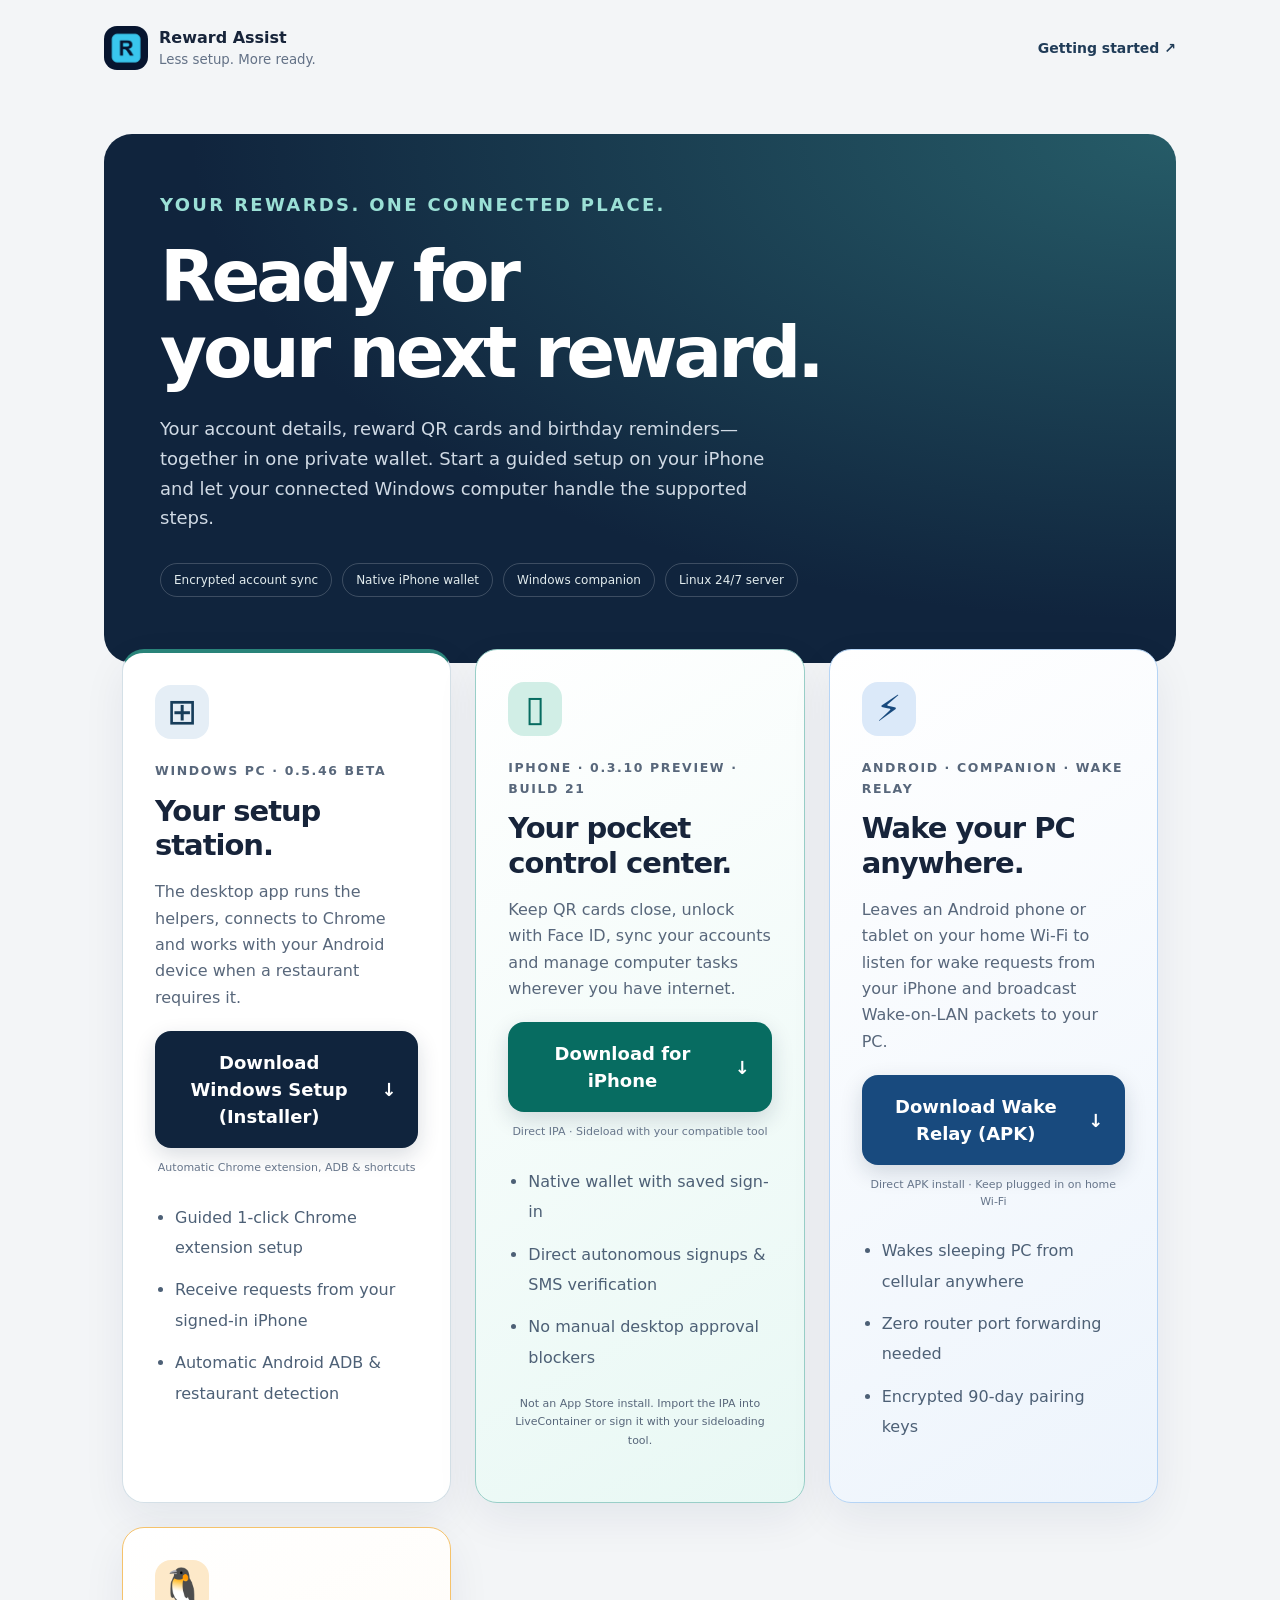
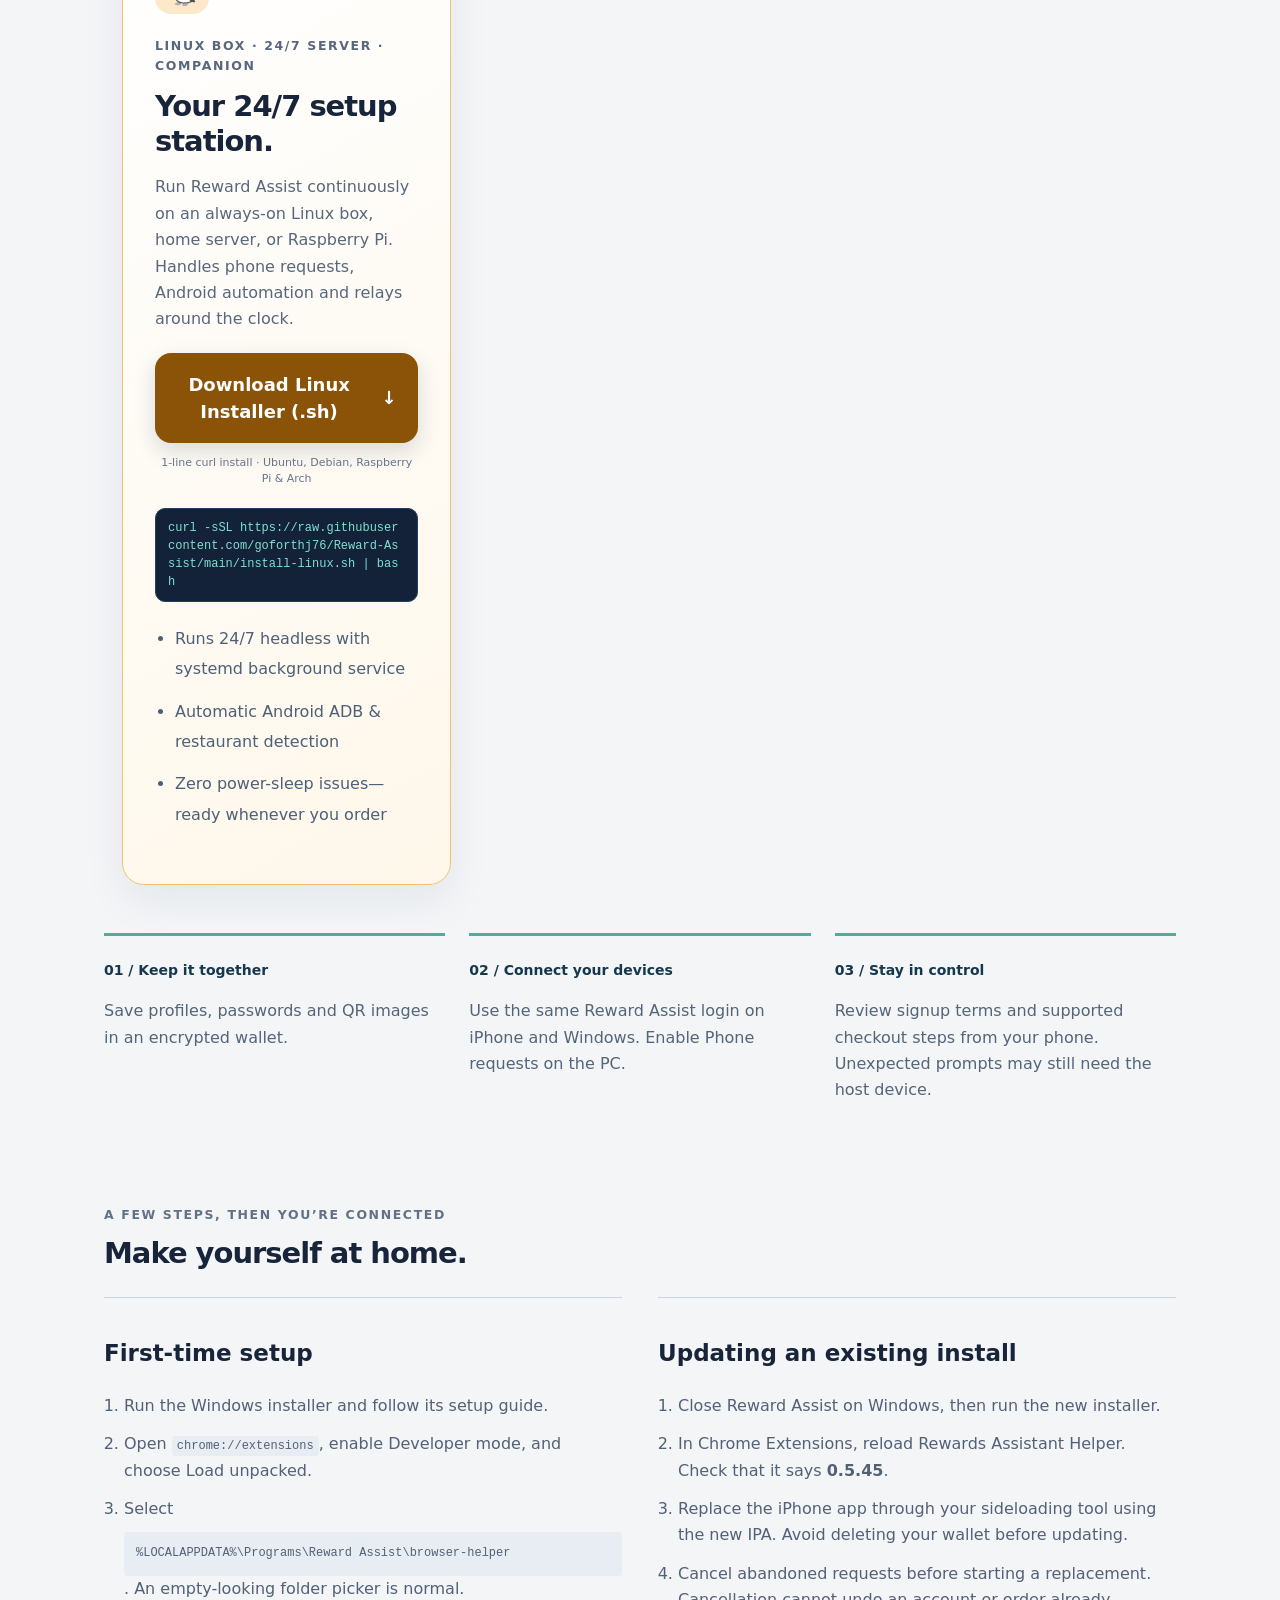
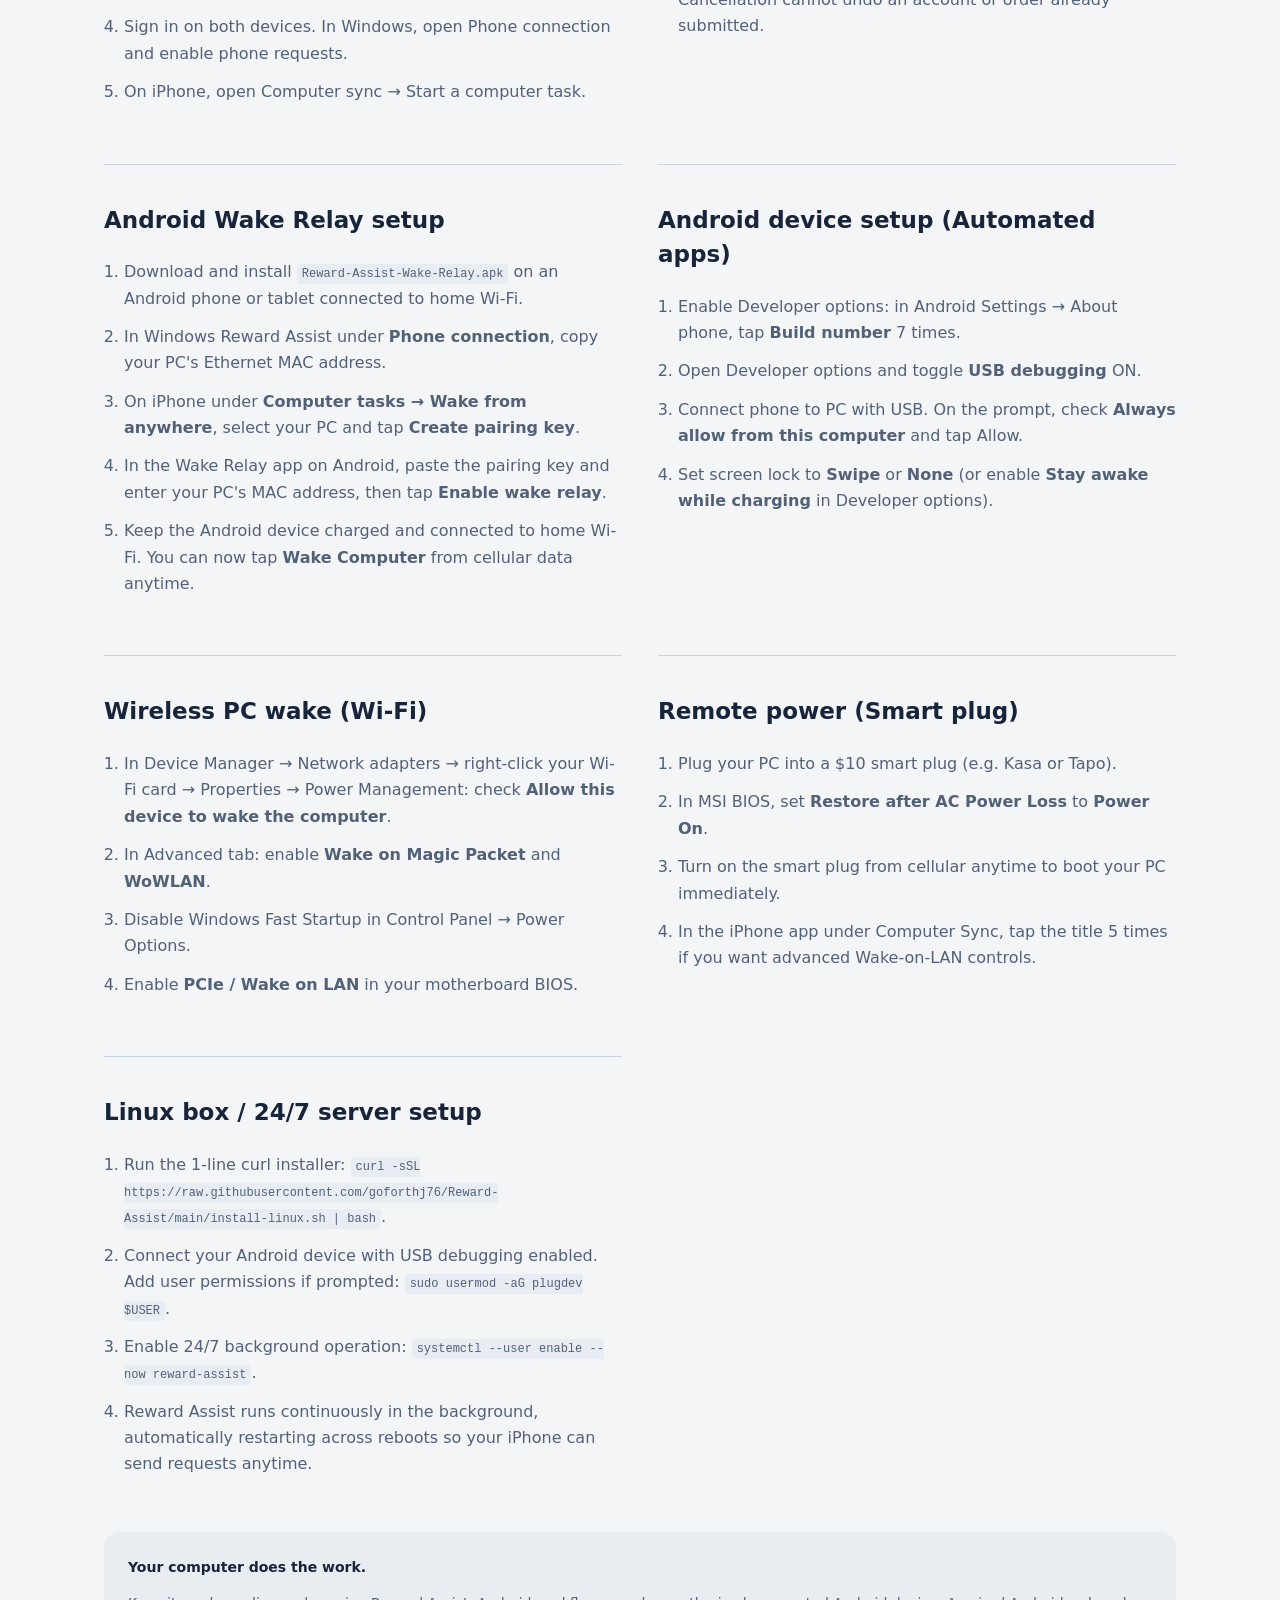
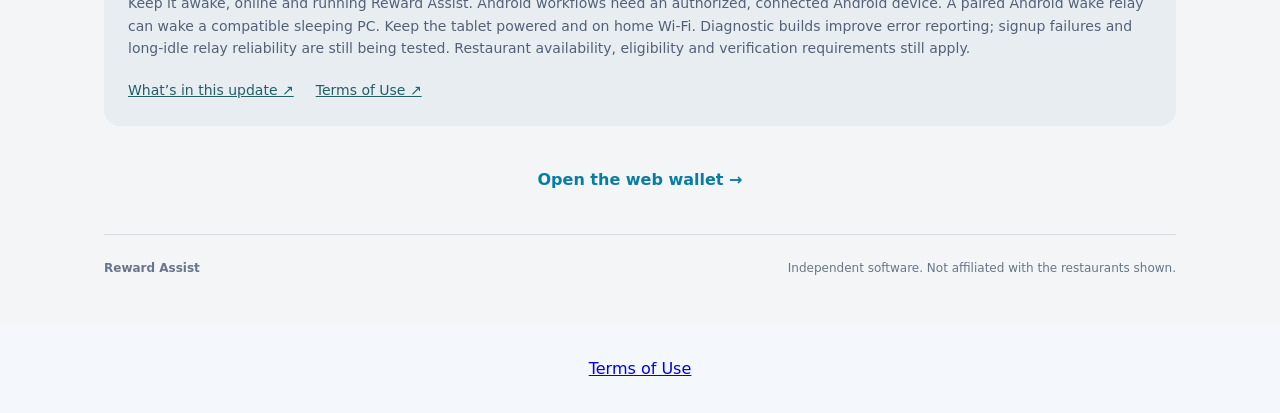
<file: index.html>
<!doctype html><html lang="en"><head><meta charset="utf-8"><meta name="viewport" content="width=device-width,initial-scale=1,viewport-fit=cover"><meta name="theme-color" content="#07152f"><meta name="apple-mobile-web-app-capable" content="yes"><meta name="apple-mobile-web-app-status-bar-style" content="black-translucent"><meta name="apple-mobile-web-app-title" content="Reward Assist"><meta name="description" content="Keep restaurant reward accounts and birthday rewards together."><title>Reward Assist</title><link rel="manifest" href="manifest.webmanifest"><link rel="icon" href="favicon.svg" type="image/svg+xml"><link rel="apple-touch-icon" href="icon-192.png"><link rel="stylesheet" href="styles.css"></head><body>
<div id="toast" class="toast" role="status" aria-live="polite"></div>
<section id="landingScreen" class="landing-screen">
<header class="landing-header"><a class="brand" href="#"><img src="icon-192.png" alt="" width="44" height="44"><span><strong>Reward Assist</strong><small>Less setup. More ready.</small></span></a><a class="nav-help" href="#setup-guide">Getting started ↗</a></header>
<main class="landing-main">
<div class="landing-copy"><p class="eyebrow">YOUR REWARDS. ONE CONNECTED PLACE.</p><h1>Ready for<br>your next reward.</h1><p>Your account details, reward QR cards and birthday reminders—together in one private wallet. Start a guided setup on your iPhone and let your connected Windows computer handle the supported steps.</p><div class="hero-meta"><span>Encrypted account sync</span><span>Native iPhone wallet</span><span>Windows companion</span><span>Linux 24/7 server</span></div></div>
<div class="download-grid" id="downloads">
<article class="download-card featured"><div class="platform-icon" aria-hidden="true">⊞</div><p class="eyebrow">WINDOWS PC · 0.5.46 BETA</p><h2>Your setup station.</h2><p>The desktop app runs the helpers, connects to Chrome and works with your Android device when a restaurant requires it.</p><a class="primary full download-cta" href="https://github.com/goforthj76/Reward-Assist/releases/download/v0.5.46/Reward-Assist-Setup.exe">Download Windows Setup (Installer) <span>↓</span></a><small class="download-note">Automatic Chrome extension, ADB & shortcuts</small><ul><li>Guided 1-click Chrome extension setup</li><li>Receive requests from your signed-in iPhone</li><li>Automatic Android ADB & restaurant detection</li></ul></article>
<article class="download-card iphone"><div class="platform-icon" aria-hidden="true">▯</div><p class="eyebrow">IPHONE · 0.3.10 PREVIEW · BUILD 21</p><h2>Your pocket control center.</h2><p>Keep QR cards close, unlock with Face ID, sync your accounts and manage computer tasks wherever you have internet.</p><a class="primary full download-cta" href="https://github.com/goforthj76/Reward-Assist/releases/download/v0.5.46/Reward-Assist.ipa">Download for iPhone <span>↓</span></a><small class="download-note">Direct IPA · Sideload with your compatible tool</small><ul><li>Native wallet with saved sign-in</li><li>Direct autonomous signups & SMS verification</li><li>No manual desktop approval blockers</li></ul><p class="download-note">Not an App Store install. Import the IPA into LiveContainer or sign it with your sideloading tool.</p></article>
<article class="download-card android"><div class="platform-icon" aria-hidden="true">⚡</div><p class="eyebrow">ANDROID · COMPANION · WAKE RELAY</p><h2>Wake your PC anywhere.</h2><p>Leaves an Android phone or tablet on your home Wi-Fi to listen for wake requests from your iPhone and broadcast Wake-on-LAN packets to your PC.</p><a class="primary full download-cta" href="https://github.com/goforthj76/Reward-Assist/releases/download/v0.5.45/Reward-Assist-Wake-Relay.apk">Download Wake Relay (APK) <span>↓</span></a><small class="download-note">Direct APK install · Keep plugged in on home Wi-Fi</small><ul><li>Wakes sleeping PC from cellular anywhere</li><li>Zero router port forwarding needed</li><li>Encrypted 90-day pairing keys</li></ul></article>
<article class="download-card linux"><div class="platform-icon" aria-hidden="true">🐧</div><p class="eyebrow">LINUX BOX · 24/7 SERVER · COMPANION</p><h2>Your 24/7 setup station.</h2><p>Run Reward Assist continuously on an always-on Linux box, home server, or Raspberry Pi. Handles phone requests, Android automation and relays around the clock.</p><a class="primary full download-cta" href="https://raw.githubusercontent.com/goforthj76/Reward-Assist/main/install-linux.sh" download="install-linux.sh">Download Linux Installer (.sh) <span>↓</span></a><small class="download-note">1-line curl install · Ubuntu, Debian, Raspberry Pi & Arch</small><div class="linux-cmd-box" style="margin:10px 0 16px;background:#132238;border:1px solid #233e61;border-radius:10px;padding:10px 12px;font-family:ui-monospace,SFMono-Regular,Consolas,monospace;font-size:12px;color:#7ee0d2;word-break:break-all;user-select:all;">curl -sSL https://raw.githubusercontent.com/goforthj76/Reward-Assist/main/install-linux.sh | bash</div><ul><li>Runs 24/7 headless with systemd background service</li><li>Automatic Android ADB & restaurant detection</li><li>Zero power-sleep issues—ready whenever you order</li></ul></article>
</div>
<section class="benefit-strip" aria-label="How it works"><article><b>01 / Keep it together</b><p>Save profiles, passwords and QR images in an encrypted wallet.</p></article><article><b>02 / Connect your devices</b><p>Use the same Reward Assist login on iPhone and Windows. Enable Phone requests on the PC.</p></article><article><b>03 / Stay in control</b><p>Review signup terms and supported checkout steps from your phone. Unexpected prompts may still need the host device.</p></article></section>
<section id="setup-guide" class="setup-guide"><div class="section-intro"><p class="eyebrow">A FEW STEPS, THEN YOU’RE CONNECTED</p><h2>Make yourself at home.</h2></div><div class="guide-grid"><article><h3>First-time setup</h3><ol><li>Run the Windows installer and follow its setup guide.</li><li>Open <code>chrome://extensions</code>, enable Developer mode, and choose Load unpacked.</li><li>Select <code class="folder-path">%LOCALAPPDATA%\Programs\Reward Assist\browser-helper</code>. An empty-looking folder picker is normal.</li><li>Sign in on both devices. In Windows, open Phone connection and enable phone requests.</li><li>On iPhone, open Computer sync → Start a computer task.</li></ol></article><article><h3>Updating an existing install</h3><ol><li>Close Reward Assist on Windows, then run the new installer.</li><li>In Chrome Extensions, reload Rewards Assistant Helper. Check that it says <strong>0.5.45</strong>.</li><li>Replace the iPhone app through your sideloading tool using the new IPA. Avoid deleting your wallet before updating.</li><li>Cancel abandoned requests before starting a replacement. Cancellation cannot undo an account or order already submitted.</li></ol></article><article><h3>Android Wake Relay setup</h3><ol><li>Download and install <code>Reward-Assist-Wake-Relay.apk</code> on an Android phone or tablet connected to home Wi-Fi.</li><li>In Windows Reward Assist under <strong>Phone connection</strong>, copy your PC's Ethernet MAC address.</li><li>On iPhone under <strong>Computer tasks → Wake from anywhere</strong>, select your PC and tap <strong>Create pairing key</strong>.</li><li>In the Wake Relay app on Android, paste the pairing key and enter your PC's MAC address, then tap <strong>Enable wake relay</strong>.</li><li>Keep the Android device charged and connected to home Wi-Fi. You can now tap <strong>Wake Computer</strong> from cellular data anytime.</li></ol></article><article><h3>Android device setup (Automated apps)</h3><ol><li>Enable Developer options: in Android Settings → About phone, tap <strong>Build number</strong> 7 times.</li><li>Open Developer options and toggle <strong>USB debugging</strong> ON.</li><li>Connect phone to PC with USB. On the prompt, check <strong>Always allow from this computer</strong> and tap Allow.</li><li>Set screen lock to <strong>Swipe</strong> or <strong>None</strong> (or enable <strong>Stay awake while charging</strong> in Developer options).</li></ol></article><article><h3>Wireless PC wake (Wi-Fi)</h3><ol><li>In Device Manager → Network adapters → right-click your Wi-Fi card → Properties → Power Management: check <strong>Allow this device to wake the computer</strong>.</li><li>In Advanced tab: enable <strong>Wake on Magic Packet</strong> and <strong>WoWLAN</strong>.</li><li>Disable Windows Fast Startup in Control Panel → Power Options.</li><li>Enable <strong>PCIe / Wake on LAN</strong> in your motherboard BIOS.</li></ol></article><article><h3>Remote power (Smart plug)</h3><ol><li>Plug your PC into a $10 smart plug (e.g. Kasa or Tapo).</li><li>In MSI BIOS, set <strong>Restore after AC Power Loss</strong> to <strong>Power On</strong>.</li><li>Turn on the smart plug from cellular anytime to boot your PC immediately.</li><li>In the iPhone app under Computer Sync, tap the title 5 times if you want advanced Wake-on-LAN controls.</li></ol></article>
<article><h3>Linux box / 24/7 server setup</h3><ol><li>Run the 1-line curl installer: <code>curl -sSL https://raw.githubusercontent.com/goforthj76/Reward-Assist/main/install-linux.sh | bash</code>.</li><li>Connect your Android device with USB debugging enabled. Add user permissions if prompted: <code>sudo usermod -aG plugdev $USER</code>.</li><li>Enable 24/7 background operation: <code>systemctl --user enable --now reward-assist</code>.</li><li>Reward Assist runs continuously in the background, automatically restarting across reboots so your iPhone can send requests anytime.</li></ol></article></div></section>
<div class="release-note"><strong>Your computer does the work.</strong><p>Keep it awake, online and running Reward Assist. Android workflows need an authorized, connected Android device. A paired Android wake relay can wake a compatible sleeping PC. Keep the tablet powered and on home Wi-Fi. Diagnostic builds improve error reporting; signup failures and long-idle relay reliability are still being tested. Restaurant availability, eligibility and verification requirements still apply.</p><a href="https://github.com/goforthj76/Reward-Assist/releases/tag/v0.5.46">What’s in this update ↗</a><a href="terms.html">Terms of Use ↗</a></div>
<button id="openWebApp" class="plain-button web-link" type="button">Open the web wallet →</button>
<footer class="landing-footer"><strong>Reward Assist</strong><span>Independent software. Not affiliated with the restaurants shown.</span></footer></main></section>
<section id="authScreen" class="auth-screen hidden"><div class="auth-brand"><span class="brand-mark">R</span><strong>Reward Assist</strong></div><div class="auth-card"><p class="eyebrow">ONE ACCOUNT · EVERY DEVICE</p><h1>Your rewards, ready when you are.</h1><p>Sign in on your phone and Windows computer to keep profiles and a birthday countdown together.</p><form id="authForm"><label>Email address<input id="authEmail" type="email" autocomplete="email" required placeholder="you@example.com"></label><label>Password<input id="authPassword" type="password" minlength="12" autocomplete="current-password" required placeholder="At least 12 characters"></label><button class="primary full" type="submit" id="authSubmit">Sign in</button></form><button id="authMode" class="plain-button" type="button">New here? Create an account</button><button id="backToDownloads" class="plain-button" type="button">Back to downloads</button><p class="privacy-note">Your restaurant details are encrypted on your device before syncing.</p></div></section>
<div id="appShell" class="app-shell hidden"><header class="topbar"><div class="brand"><span class="brand-mark">R</span><span><strong>Reward Assist</strong><small id="syncState">Saved on this device</small></span></div><button id="accountButton" class="avatar" aria-label="Account menu">A</button></header><main><section class="welcome"><div><p class="eyebrow">MY REWARD WALLET</p><h1 id="welcomeTitle">Good to see you.</h1></div><button id="installButton" class="install-button hidden">Add to Home Screen</button></section><section class="next-reward" id="nextReward"><div class="gift-icon">✦</div><div><span>YOUR BIRTHDAY COUNTDOWN</span><strong id="nextRewardName">Add your birthday to begin</strong><small id="nextRewardDate">We’ll count down for you.</small></div><div class="big-count" id="nextRewardDays">—</div></section><section class="section-block"><div class="section-title"><div><p class="eyebrow">YOUR PLACES</p><h2>Rewards & birthdays</h2></div><button id="editProfileButton" class="secondary">Edit details</button></div><div id="serviceGrid" class="service-grid"></div></section><section class="section-block computer-card"><div><p class="eyebrow">CONNECTED COMPUTER</p><h2>Use the same login on Windows</h2><p>Your encrypted profiles can follow you between this phone and the Reward Assist computer app.</p></div><a href="https://github.com/goforthj76/Reward-Assist/releases/download/v0.5.46/Reward-Assist-Setup.exe" download class="primary">Download Windows Setup</a></section></main><nav class="bottom-nav" aria-label="App navigation"><button class="active" data-view="rewards"><span>⌂</span>Rewards</button><button data-view="add"><span>＋</span>Add account</button><button data-view="account"><span>●</span>Account</button></nav></div>
<dialog id="profileDialog"><form method="dialog" id="profileForm" class="dialog-card"><div class="dialog-head"><div><p class="eyebrow">YOUR DETAILS</p><h2>Birthday profile</h2></div><button value="cancel" class="close" aria-label="Close">×</button></div><label>First name<input id="firstName" autocomplete="given-name" placeholder="First name"></label><label>Birthday<input id="birthday" type="date" autocomplete="bday"></label><fieldset><legend>Show these places</legend><div id="serviceChoices" class="service-choices"></div></fieldset><button id="saveProfile" value="default" class="primary full">Save and sync</button></form></dialog>
<dialog id="serviceDialog"><div class="dialog-card" id="serviceDialogBody"></div></dialog>
<dialog id="accountDialog"><div class="dialog-card"><div class="dialog-head"><div><p class="eyebrow">ACCOUNT</p><h2 id="accountEmail">Signed in</h2></div><button class="close" data-close="accountDialog" aria-label="Close">×</button></div><button id="forceSync" class="secondary full">Sync now</button><button id="showInstallHelp" class="secondary full">Install on this iPhone</button><button id="logoutButton" class="danger full">Sign out</button></div></dialog>
<dialog id="installDialog"><div class="dialog-card"><div class="dialog-head"><div><p class="eyebrow">IPHONE INSTALL</p><h2>Add Reward Assist</h2></div><button class="close" data-close="installDialog" aria-label="Close">×</button></div><ol class="install-steps"><li>Open this page in <strong>Safari</strong>.</li><li>Tap the <strong>Share</strong> button.</li><li>Choose <strong>Add to Home Screen</strong>.</li><li>Tap <strong>Add</strong>.</li></ol></div></dialog>
<link rel="stylesheet" href="landing.css"><link rel="stylesheet" href="mobile-polish.css"><script src="app.js?v=7" defer></script><p style="text-align:center;padding:16px"><a href="terms.html" target="_blank" rel="noopener">Terms of Use</a></p></body></html>
</file>
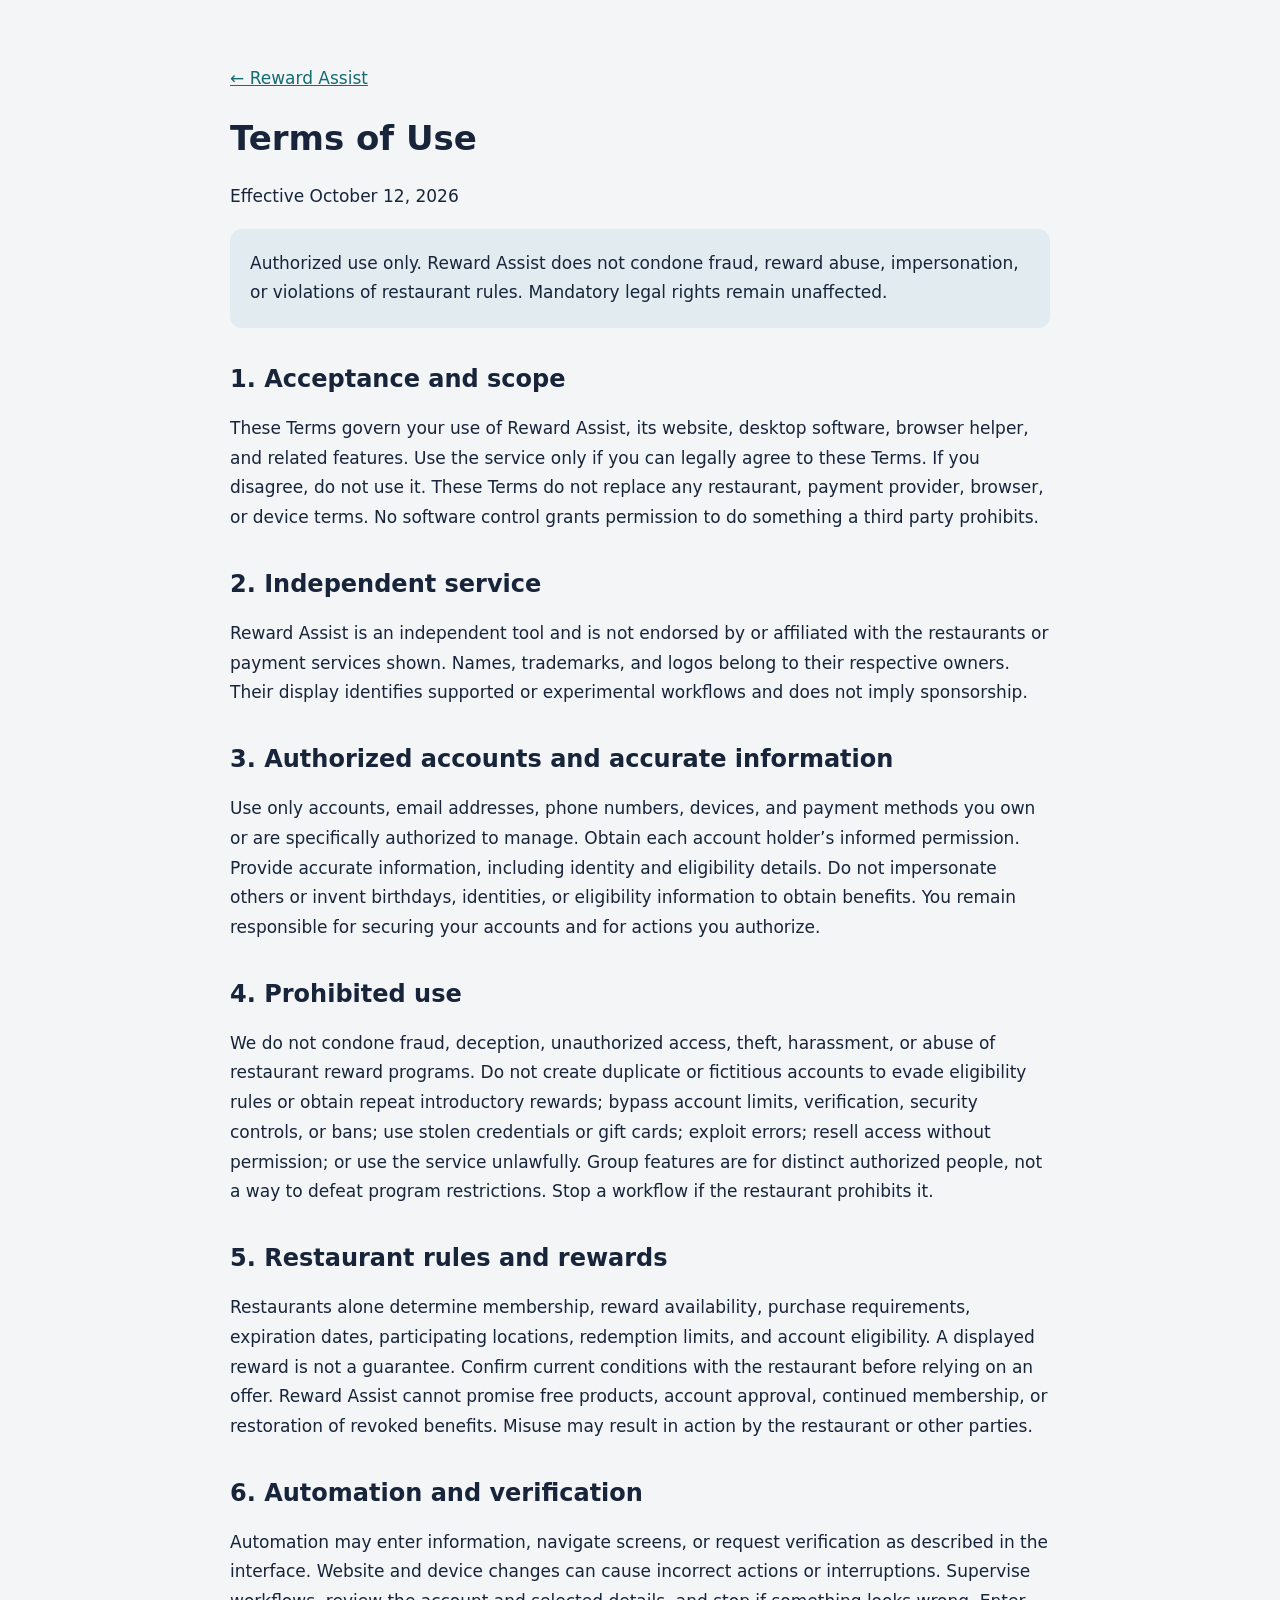
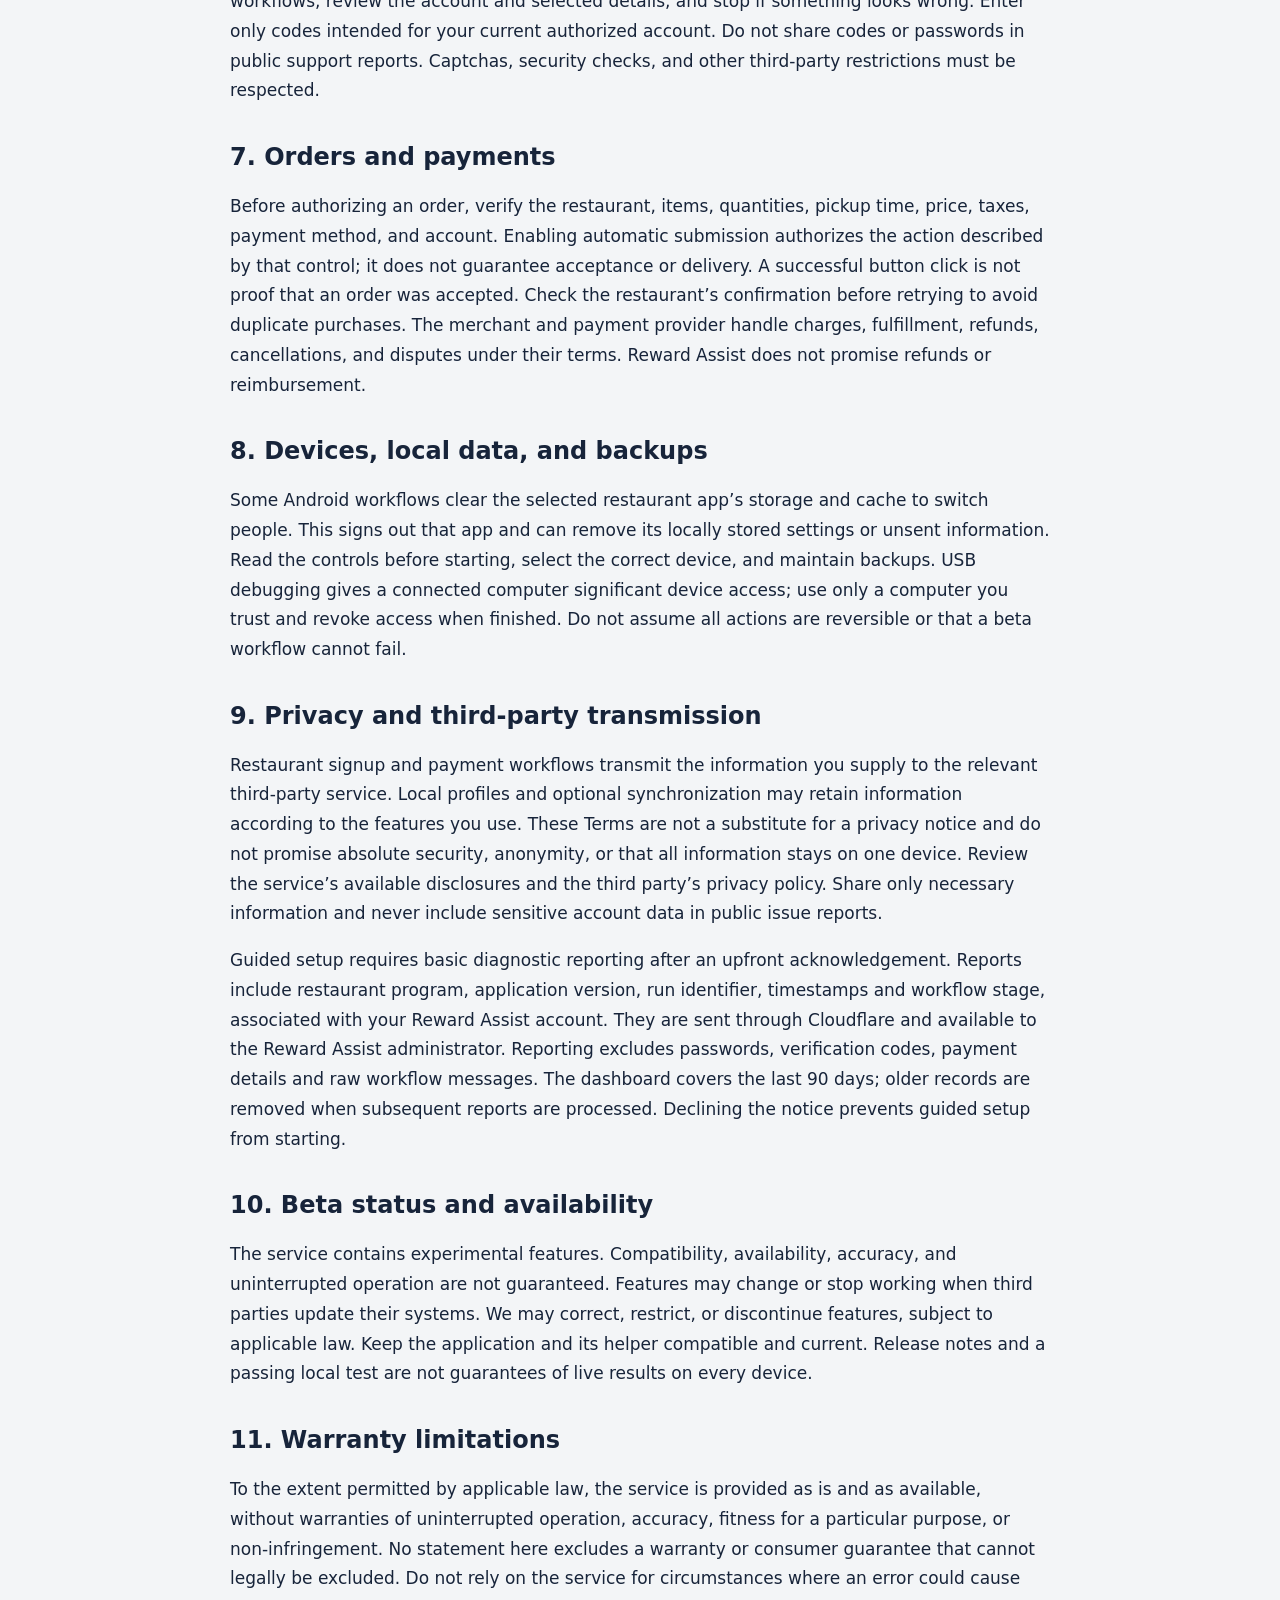
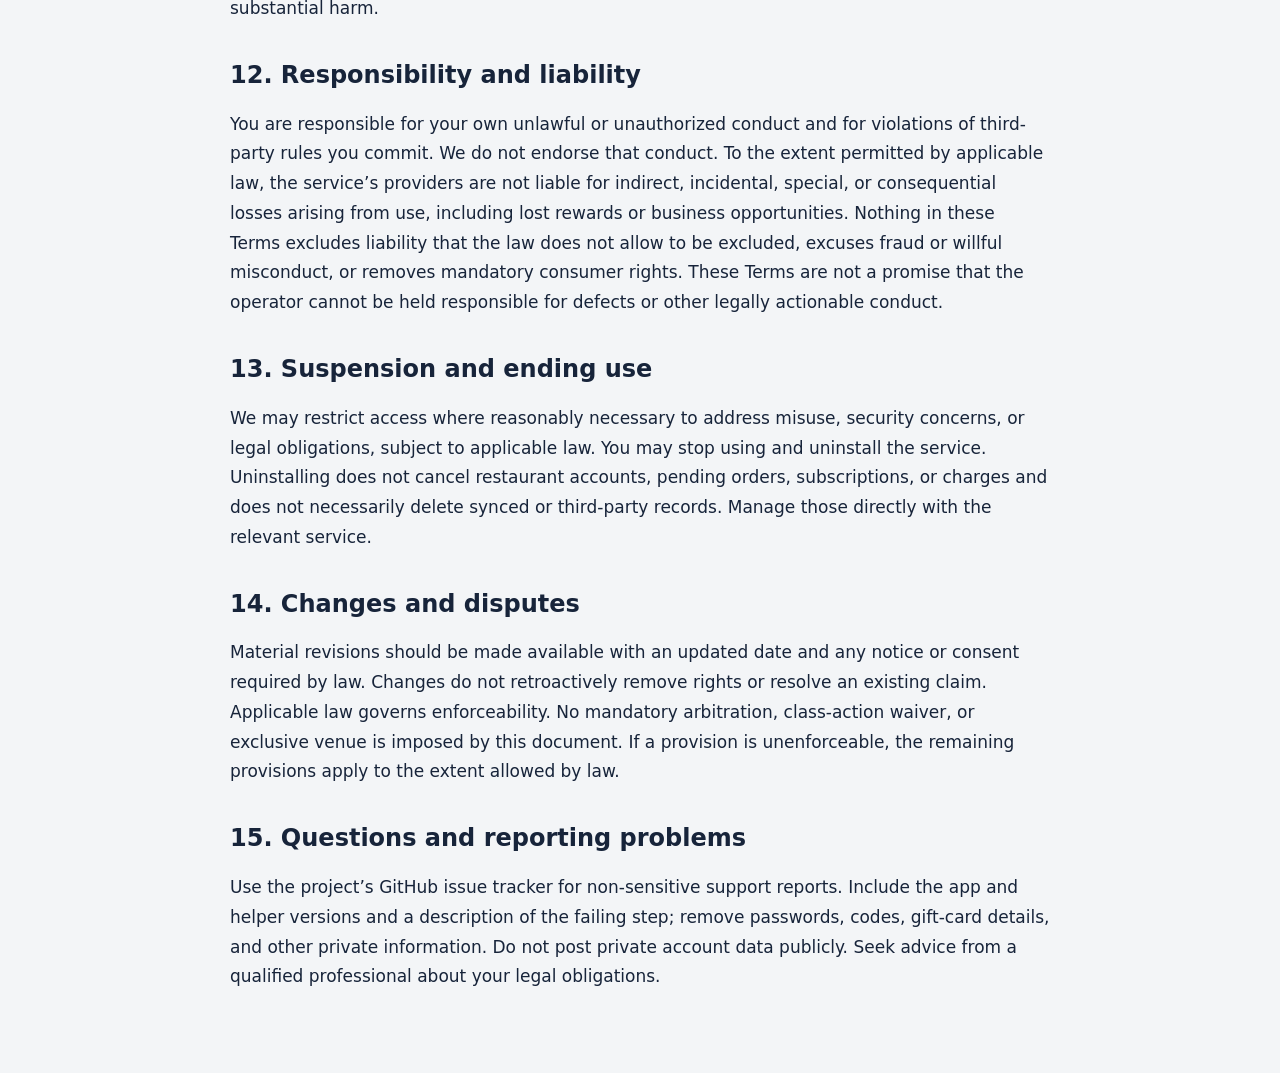
<file: terms.html>
<!doctype html><html lang="en"><meta charset="utf-8"><meta name="viewport" content="width=device-width,initial-scale=1"><title>Terms of Use | Reward Assist</title><style>body{font:17px/1.75 system-ui;color:#17243a;background:#f3f5f7;max-width:820px;margin:40px auto;padding:24px}h1,h2{line-height:1.25}h2{margin-top:36px;font-size:24px}a{color:#146c71}aside{background:#e2ebf0;padding:20px;border-radius:12px}</style><a href="index.html">← Reward Assist</a><h1>Terms of Use</h1><p>Effective October 12, 2026</p><aside>Authorized use only. Reward Assist does not condone fraud, reward abuse, impersonation, or violations of restaurant rules. Mandatory legal rights remain unaffected.</aside><h2>1. Acceptance and scope</h2><p>These Terms govern your use of Reward Assist, its website, desktop software, browser helper, and related features. Use the service only if you can legally agree to these Terms. If you disagree, do not use it. These Terms do not replace any restaurant, payment provider, browser, or device terms. No software control grants permission to do something a third party prohibits.</p><h2>2. Independent service</h2><p>Reward Assist is an independent tool and is not endorsed by or affiliated with the restaurants or payment services shown. Names, trademarks, and logos belong to their respective owners. Their display identifies supported or experimental workflows and does not imply sponsorship.</p><h2>3. Authorized accounts and accurate information</h2><p>Use only accounts, email addresses, phone numbers, devices, and payment methods you own or are specifically authorized to manage. Obtain each account holder’s informed permission. Provide accurate information, including identity and eligibility details. Do not impersonate others or invent birthdays, identities, or eligibility information to obtain benefits. You remain responsible for securing your accounts and for actions you authorize.</p><h2>4. Prohibited use</h2><p>We do not condone fraud, deception, unauthorized access, theft, harassment, or abuse of restaurant reward programs. Do not create duplicate or fictitious accounts to evade eligibility rules or obtain repeat introductory rewards; bypass account limits, verification, security controls, or bans; use stolen credentials or gift cards; exploit errors; resell access without permission; or use the service unlawfully. Group features are for distinct authorized people, not a way to defeat program restrictions. Stop a workflow if the restaurant prohibits it.</p><h2>5. Restaurant rules and rewards</h2><p>Restaurants alone determine membership, reward availability, purchase requirements, expiration dates, participating locations, redemption limits, and account eligibility. A displayed reward is not a guarantee. Confirm current conditions with the restaurant before relying on an offer. Reward Assist cannot promise free products, account approval, continued membership, or restoration of revoked benefits. Misuse may result in action by the restaurant or other parties.</p><h2>6. Automation and verification</h2><p>Automation may enter information, navigate screens, or request verification as described in the interface. Website and device changes can cause incorrect actions or interruptions. Supervise workflows, review the account and selected details, and stop if something looks wrong. Enter only codes intended for your current authorized account. Do not share codes or passwords in public support reports. Captchas, security checks, and other third-party restrictions must be respected.</p><h2>7. Orders and payments</h2><p>Before authorizing an order, verify the restaurant, items, quantities, pickup time, price, taxes, payment method, and account. Enabling automatic submission authorizes the action described by that control; it does not guarantee acceptance or delivery. A successful button click is not proof that an order was accepted. Check the restaurant’s confirmation before retrying to avoid duplicate purchases. The merchant and payment provider handle charges, fulfillment, refunds, cancellations, and disputes under their terms. Reward Assist does not promise refunds or reimbursement.</p><h2>8. Devices, local data, and backups</h2><p>Some Android workflows clear the selected restaurant app’s storage and cache to switch people. This signs out that app and can remove its locally stored settings or unsent information. Read the controls before starting, select the correct device, and maintain backups. USB debugging gives a connected computer significant device access; use only a computer you trust and revoke access when finished. Do not assume all actions are reversible or that a beta workflow cannot fail.</p><h2>9. Privacy and third-party transmission</h2><p>Restaurant signup and payment workflows transmit the information you supply to the relevant third-party service. Local profiles and optional synchronization may retain information according to the features you use. These Terms are not a substitute for a privacy notice and do not promise absolute security, anonymity, or that all information stays on one device. Review the service’s available disclosures and the third party’s privacy policy. Share only necessary information and never include sensitive account data in public issue reports.</p><p>Guided setup requires basic diagnostic reporting after an upfront acknowledgement. Reports include restaurant program, application version, run identifier, timestamps and workflow stage, associated with your Reward Assist account. They are sent through Cloudflare and available to the Reward Assist administrator. Reporting excludes passwords, verification codes, payment details and raw workflow messages. The dashboard covers the last 90 days; older records are removed when subsequent reports are processed. Declining the notice prevents guided setup from starting.</p><h2>10. Beta status and availability</h2><p>The service contains experimental features. Compatibility, availability, accuracy, and uninterrupted operation are not guaranteed. Features may change or stop working when third parties update their systems. We may correct, restrict, or discontinue features, subject to applicable law. Keep the application and its helper compatible and current. Release notes and a passing local test are not guarantees of live results on every device.</p><h2>11. Warranty limitations</h2><p>To the extent permitted by applicable law, the service is provided as is and as available, without warranties of uninterrupted operation, accuracy, fitness for a particular purpose, or non-infringement. No statement here excludes a warranty or consumer guarantee that cannot legally be excluded. Do not rely on the service for circumstances where an error could cause substantial harm.</p><h2>12. Responsibility and liability</h2><p>You are responsible for your own unlawful or unauthorized conduct and for violations of third-party rules you commit. We do not endorse that conduct. To the extent permitted by applicable law, the service’s providers are not liable for indirect, incidental, special, or consequential losses arising from use, including lost rewards or business opportunities. Nothing in these Terms excludes liability that the law does not allow to be excluded, excuses fraud or willful misconduct, or removes mandatory consumer rights. These Terms are not a promise that the operator cannot be held responsible for defects or other legally actionable conduct.</p><h2>13. Suspension and ending use</h2><p>We may restrict access where reasonably necessary to address misuse, security concerns, or legal obligations, subject to applicable law. You may stop using and uninstall the service. Uninstalling does not cancel restaurant accounts, pending orders, subscriptions, or charges and does not necessarily delete synced or third-party records. Manage those directly with the relevant service.</p><h2>14. Changes and disputes</h2><p>Material revisions should be made available with an updated date and any notice or consent required by law. Changes do not retroactively remove rights or resolve an existing claim. Applicable law governs enforceability. No mandatory arbitration, class-action waiver, or exclusive venue is imposed by this document. If a provision is unenforceable, the remaining provisions apply to the extent allowed by law.</p><h2>15. Questions and reporting problems</h2><p>Use the project’s GitHub issue tracker for non-sensitive support reports. Include the app and helper versions and a description of the failing step; remove passwords, codes, gift-card details, and other private information. Do not post private account data publicly. Seek advice from a qualified professional about your legal obligations.</p></html>
</file>
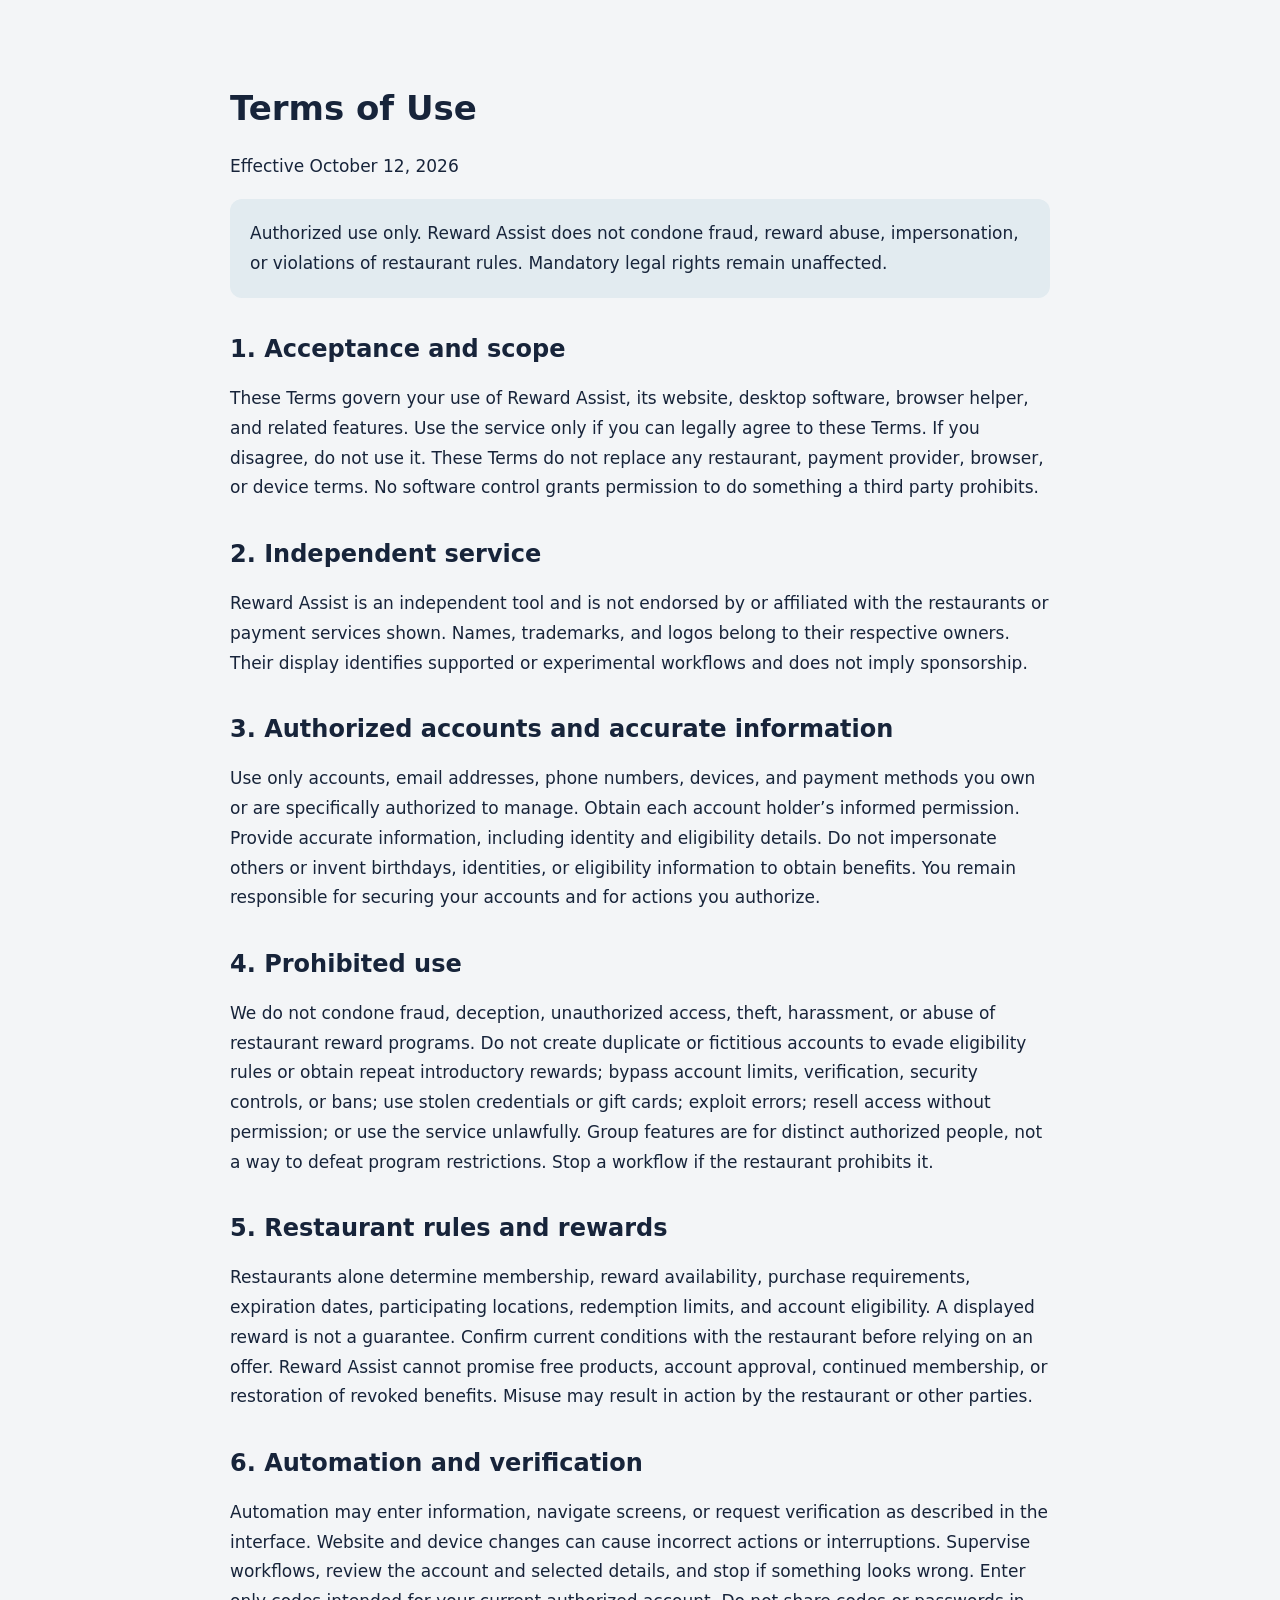
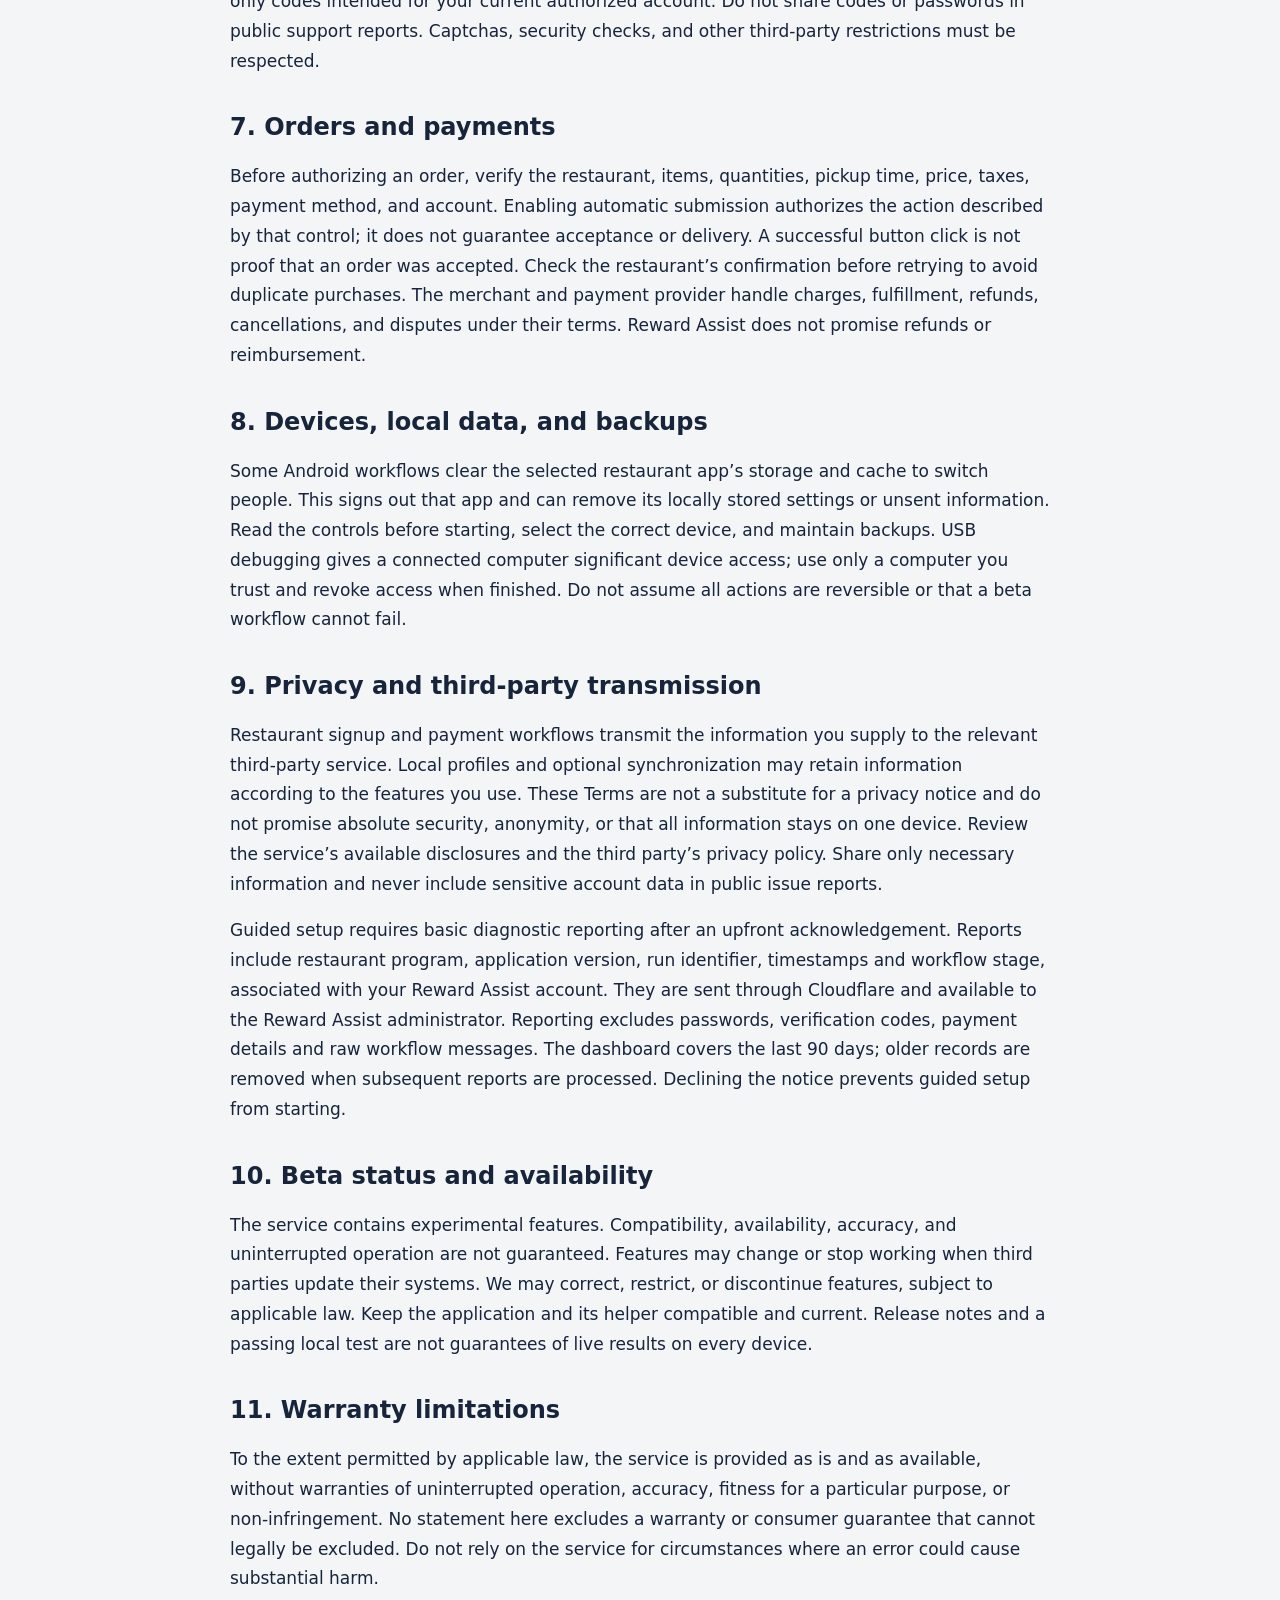
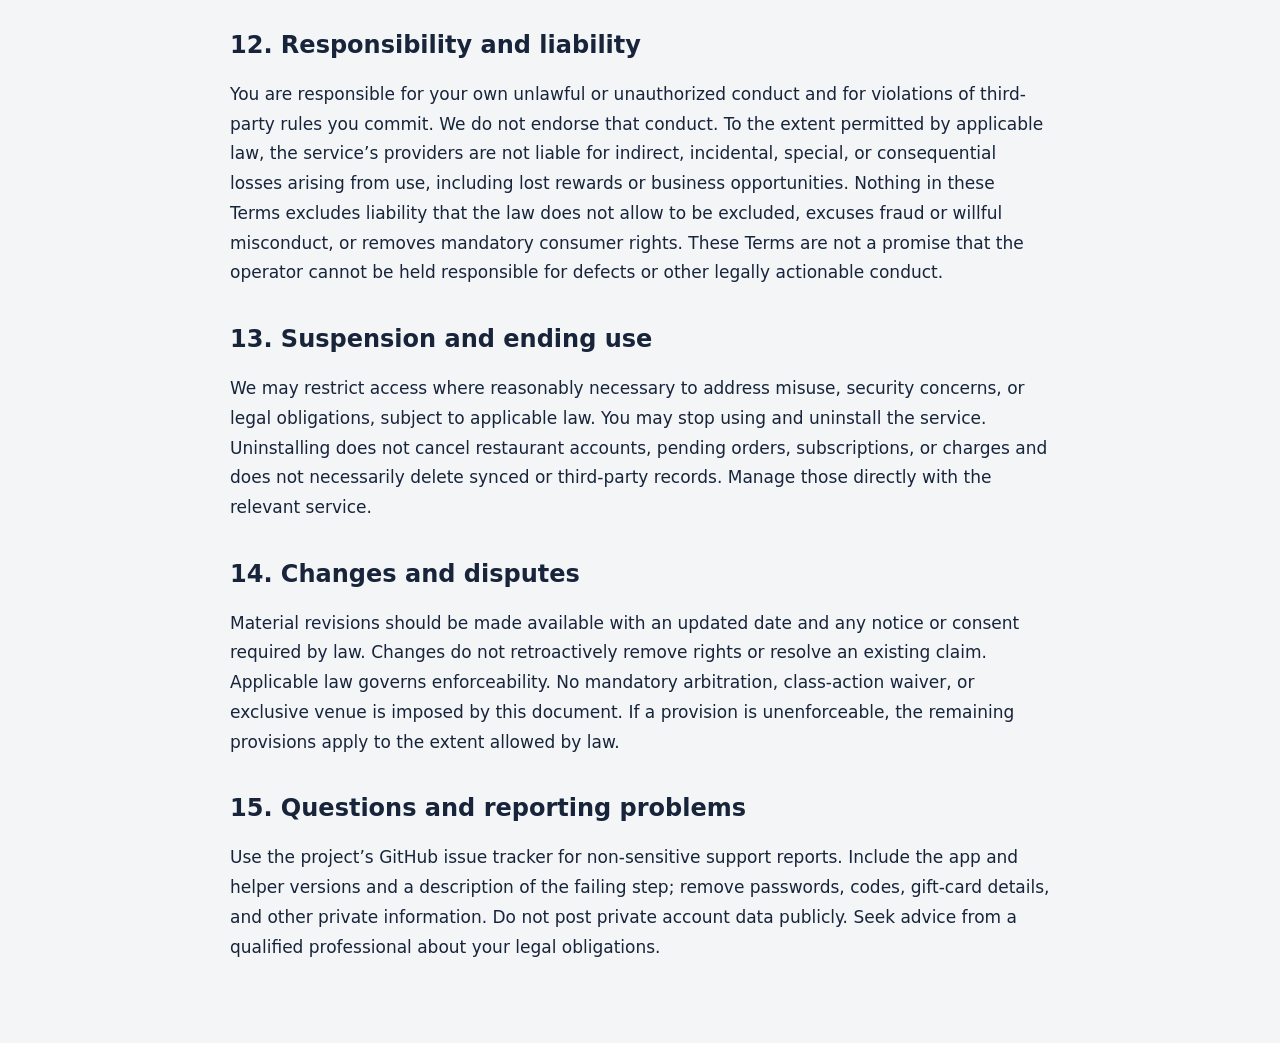
<file: ios/RewardAssist/terms.html>
<!doctype html><html lang="en"><meta charset="utf-8"><meta name="viewport" content="width=device-width,initial-scale=1"><title>Terms of Use | Reward Assist</title><style>body{font:17px/1.75 system-ui;color:#17243a;background:#f3f5f7;max-width:820px;margin:40px auto;padding:24px}h1,h2{line-height:1.25}h2{margin-top:36px;font-size:24px}a{color:#146c71}aside{background:#e2ebf0;padding:20px;border-radius:12px}</style><h1>Terms of Use</h1><p>Effective October 12, 2026</p><aside>Authorized use only. Reward Assist does not condone fraud, reward abuse, impersonation, or violations of restaurant rules. Mandatory legal rights remain unaffected.</aside><h2>1. Acceptance and scope</h2><p>These Terms govern your use of Reward Assist, its website, desktop software, browser helper, and related features. Use the service only if you can legally agree to these Terms. If you disagree, do not use it. These Terms do not replace any restaurant, payment provider, browser, or device terms. No software control grants permission to do something a third party prohibits.</p><h2>2. Independent service</h2><p>Reward Assist is an independent tool and is not endorsed by or affiliated with the restaurants or payment services shown. Names, trademarks, and logos belong to their respective owners. Their display identifies supported or experimental workflows and does not imply sponsorship.</p><h2>3. Authorized accounts and accurate information</h2><p>Use only accounts, email addresses, phone numbers, devices, and payment methods you own or are specifically authorized to manage. Obtain each account holder’s informed permission. Provide accurate information, including identity and eligibility details. Do not impersonate others or invent birthdays, identities, or eligibility information to obtain benefits. You remain responsible for securing your accounts and for actions you authorize.</p><h2>4. Prohibited use</h2><p>We do not condone fraud, deception, unauthorized access, theft, harassment, or abuse of restaurant reward programs. Do not create duplicate or fictitious accounts to evade eligibility rules or obtain repeat introductory rewards; bypass account limits, verification, security controls, or bans; use stolen credentials or gift cards; exploit errors; resell access without permission; or use the service unlawfully. Group features are for distinct authorized people, not a way to defeat program restrictions. Stop a workflow if the restaurant prohibits it.</p><h2>5. Restaurant rules and rewards</h2><p>Restaurants alone determine membership, reward availability, purchase requirements, expiration dates, participating locations, redemption limits, and account eligibility. A displayed reward is not a guarantee. Confirm current conditions with the restaurant before relying on an offer. Reward Assist cannot promise free products, account approval, continued membership, or restoration of revoked benefits. Misuse may result in action by the restaurant or other parties.</p><h2>6. Automation and verification</h2><p>Automation may enter information, navigate screens, or request verification as described in the interface. Website and device changes can cause incorrect actions or interruptions. Supervise workflows, review the account and selected details, and stop if something looks wrong. Enter only codes intended for your current authorized account. Do not share codes or passwords in public support reports. Captchas, security checks, and other third-party restrictions must be respected.</p><h2>7. Orders and payments</h2><p>Before authorizing an order, verify the restaurant, items, quantities, pickup time, price, taxes, payment method, and account. Enabling automatic submission authorizes the action described by that control; it does not guarantee acceptance or delivery. A successful button click is not proof that an order was accepted. Check the restaurant’s confirmation before retrying to avoid duplicate purchases. The merchant and payment provider handle charges, fulfillment, refunds, cancellations, and disputes under their terms. Reward Assist does not promise refunds or reimbursement.</p><h2>8. Devices, local data, and backups</h2><p>Some Android workflows clear the selected restaurant app’s storage and cache to switch people. This signs out that app and can remove its locally stored settings or unsent information. Read the controls before starting, select the correct device, and maintain backups. USB debugging gives a connected computer significant device access; use only a computer you trust and revoke access when finished. Do not assume all actions are reversible or that a beta workflow cannot fail.</p><h2>9. Privacy and third-party transmission</h2><p>Restaurant signup and payment workflows transmit the information you supply to the relevant third-party service. Local profiles and optional synchronization may retain information according to the features you use. These Terms are not a substitute for a privacy notice and do not promise absolute security, anonymity, or that all information stays on one device. Review the service’s available disclosures and the third party’s privacy policy. Share only necessary information and never include sensitive account data in public issue reports.</p><p>Guided setup requires basic diagnostic reporting after an upfront acknowledgement. Reports include restaurant program, application version, run identifier, timestamps and workflow stage, associated with your Reward Assist account. They are sent through Cloudflare and available to the Reward Assist administrator. Reporting excludes passwords, verification codes, payment details and raw workflow messages. The dashboard covers the last 90 days; older records are removed when subsequent reports are processed. Declining the notice prevents guided setup from starting.</p><h2>10. Beta status and availability</h2><p>The service contains experimental features. Compatibility, availability, accuracy, and uninterrupted operation are not guaranteed. Features may change or stop working when third parties update their systems. We may correct, restrict, or discontinue features, subject to applicable law. Keep the application and its helper compatible and current. Release notes and a passing local test are not guarantees of live results on every device.</p><h2>11. Warranty limitations</h2><p>To the extent permitted by applicable law, the service is provided as is and as available, without warranties of uninterrupted operation, accuracy, fitness for a particular purpose, or non-infringement. No statement here excludes a warranty or consumer guarantee that cannot legally be excluded. Do not rely on the service for circumstances where an error could cause substantial harm.</p><h2>12. Responsibility and liability</h2><p>You are responsible for your own unlawful or unauthorized conduct and for violations of third-party rules you commit. We do not endorse that conduct. To the extent permitted by applicable law, the service’s providers are not liable for indirect, incidental, special, or consequential losses arising from use, including lost rewards or business opportunities. Nothing in these Terms excludes liability that the law does not allow to be excluded, excuses fraud or willful misconduct, or removes mandatory consumer rights. These Terms are not a promise that the operator cannot be held responsible for defects or other legally actionable conduct.</p><h2>13. Suspension and ending use</h2><p>We may restrict access where reasonably necessary to address misuse, security concerns, or legal obligations, subject to applicable law. You may stop using and uninstall the service. Uninstalling does not cancel restaurant accounts, pending orders, subscriptions, or charges and does not necessarily delete synced or third-party records. Manage those directly with the relevant service.</p><h2>14. Changes and disputes</h2><p>Material revisions should be made available with an updated date and any notice or consent required by law. Changes do not retroactively remove rights or resolve an existing claim. Applicable law governs enforceability. No mandatory arbitration, class-action waiver, or exclusive venue is imposed by this document. If a provision is unenforceable, the remaining provisions apply to the extent allowed by law.</p><h2>15. Questions and reporting problems</h2><p>Use the project’s GitHub issue tracker for non-sensitive support reports. Include the app and helper versions and a description of the failing step; remove passwords, codes, gift-card details, and other private information. Do not post private account data publicly. Seek advice from a qualified professional about your legal obligations.</p></html>
</file>
<file: styles.css>
:root{--navy:#07152f;--navy2:#10284d;--cyan:#39c6ed;--ink:#10213d;--muted:#6d7890;--line:#dfe6ef;--paper:#f4f7fb;--white:#fff;--red:#b33b42}*{box-sizing:border-box}html{background:var(--paper)}body{margin:0;color:var(--ink);background:var(--paper);font-family:Inter,ui-sans-serif,system-ui,-apple-system,"Segoe UI",sans-serif;line-height:1.5;font-size:16px}.hidden{display:none!important}button,input{font:inherit}button,a{-webkit-tap-highlight-color:transparent}.auth-screen{min-height:100dvh;background:radial-gradient(circle at 85% 15%,rgba(57,198,237,.2),transparent 28%),linear-gradient(150deg,var(--navy),#132c53);display:grid;place-items:center;padding:28px;color:#fff}.auth-brand{position:absolute;top:28px;left:max(24px,calc((100vw - 1080px)/2));display:flex;align-items:center;gap:11px;font-size:20px}.brand-mark{width:38px;height:38px;border-radius:12px;display:grid;place-items:center;background:var(--cyan);color:var(--navy);font-weight:950}.auth-card{width:min(480px,100%);background:#fff;color:var(--ink);border-radius:28px;padding:36px;box-shadow:0 25px 70px rgba(0,0,0,.28)}.eyebrow{font-size:.78rem;letter-spacing:.13em;font-weight:900;color:#1881a3;margin:0 0 7px}.auth-card h1{font-size:clamp(2.2rem,7vw,3.5rem);line-height:1;letter-spacing:-.055em;margin:9px 0 17px}.auth-card>p:not(.eyebrow){color:var(--muted)}label{display:grid;gap:7px;font-weight:750;margin:17px 0}input{min-height:50px;border:1px solid #cbd5e2;border-radius:12px;padding:11px 13px;color:var(--ink);background:#fff}input:focus{outline:3px solid rgba(57,198,237,.28);border-color:#2ba4c9}.primary,.secondary,.danger,.install-button{min-height:48px;border:0;border-radius:12px;padding:12px 18px;font-weight:850;text-decoration:none;display:inline-flex;align-items:center;justify-content:center;cursor:pointer}.primary{background:var(--navy);color:#fff}.secondary{background:#edf3f8;color:var(--ink)}.danger{background:#fff0f0;color:var(--red)}.full{width:100%}.plain-button{width:100%;background:none;border:0;color:#087ca3;font-weight:800;padding:16px;cursor:pointer}.privacy-note{font-size:.82rem;text-align:center}.windows-download{position:absolute;bottom:24px;color:#d6e8f8;text-underline-offset:4px}.topbar{position:sticky;top:0;z-index:10;height:72px;background:rgba(7,21,47,.96);color:#fff;display:flex;align-items:center;justify-content:space-between;padding:0 max(20px,calc((100vw - 1080px)/2));backdrop-filter:blur(12px)}.brand{display:flex;align-items:center;gap:11px}.brand>span:last-child{display:grid}.brand small{color:#a8bdd5}.avatar{width:42px;height:42px;border-radius:50%;border:1px solid rgba(255,255,255,.2);background:#17345e;color:#fff;font-weight:900}.app-shell main{max-width:1080px;margin:auto;padding:38px 22px 120px}.welcome{display:flex;align-items:end;justify-content:space-between;gap:20px;margin-bottom:25px}.welcome h1{font-size:clamp(2rem,5vw,3.6rem);line-height:1;margin:0;letter-spacing:-.05em}.install-button{background:var(--cyan);color:var(--navy)}.next-reward{background:linear-gradient(130deg,var(--navy),var(--navy2));color:#fff;border-radius:24px;padding:24px;display:grid;grid-template-columns:auto 1fr auto;gap:18px;align-items:center;box-shadow:0 18px 45px rgba(12,35,72,.18)}.gift-icon{width:56px;height:56px;border-radius:17px;display:grid;place-items:center;background:var(--cyan);color:var(--navy);font-size:28px}.next-reward span,.next-reward small{display:block;color:#b9cce0}.next-reward span{font-size:.72rem;letter-spacing:.12em;font-weight:850}.next-reward strong{display:block;font-size:1.25rem;margin:3px 0}.big-count{font-size:2.3rem;font-weight:950;color:var(--cyan);text-align:right}.section-block{margin-top:42px}.section-title{display:flex;justify-content:space-between;align-items:end;gap:18px;margin-bottom:17px}.section-title h2,.computer-card h2{font-size:1.8rem;line-height:1.1;letter-spacing:-.035em;margin:0}.service-grid{display:grid;grid-template-columns:repeat(2,1fr);gap:16px}.service-card{background:#fff;border:1px solid var(--line);border-radius:20px;padding:21px;display:grid;grid-template-columns:auto 1fr auto;align-items:center;gap:14px;box-shadow:0 10px 30px rgba(18,39,71,.045);cursor:pointer;text-align:left}.service-logo{width:52px;height:52px;border-radius:16px;display:grid;place-items:center;background:var(--brand,#edf4f8);color:var(--brand-ink,#10213d);font-weight:950;font-size:1.1rem}.service-copy strong,.service-copy small{display:block}.service-copy small{color:var(--muted);margin-top:2px}.countdown{min-width:64px;text-align:center;padding:9px;border-radius:13px;background:#f0f5f8}.countdown strong,.countdown small{display:block}.countdown strong{font-size:1.2rem}.countdown small{font-size:.68rem;color:var(--muted);text-transform:uppercase}.locked{color:#8a96a8}.computer-card{background:#dff6ff;border:1px solid #9de3f7;border-radius:24px;padding:28px;display:flex;justify-content:space-between;align-items:center;gap:25px}.computer-card p:not(.eyebrow){color:#4a6580}.bottom-nav{display:none}.toast{position:fixed;z-index:100;left:50%;bottom:90px;transform:translate(-50%,25px);padding:12px 18px;border-radius:999px;background:#07152f;color:#fff;font-weight:750;opacity:0;pointer-events:none;transition:.25s}.toast.show{opacity:1;transform:translate(-50%,0)}dialog{border:0;border-radius:24px;padding:0;width:min(520px,calc(100% - 30px));box-shadow:0 30px 90px rgba(4,18,42,.35)}dialog::backdrop{background:rgba(4,14,31,.64);backdrop-filter:blur(3px)}.dialog-card{padding:28px}.dialog-head{display:flex;justify-content:space-between;align-items:start;gap:15px}.dialog-head h2{font-size:1.8rem;margin:0;letter-spacing:-.04em}.close{border:0;background:#edf2f6;width:40px;height:40px;border-radius:50%;font-size:1.6rem;cursor:pointer}.service-choices{display:grid;grid-template-columns:1fr 1fr;gap:9px}.service-choice{display:flex;align-items:center;gap:8px;padding:11px;background:#f3f6fa;border-radius:10px;margin:0}.service-choice input{min-height:auto}.install-steps{padding-left:23px}.install-steps li{padding:8px 0}.service-dialog-logo{width:62px;height:62px;border-radius:18px;display:grid;place-items:center;background:var(--brand);font-size:1.3rem;font-weight:950}.service-actions{display:grid;gap:10px;margin-top:25px}.status-pill{display:inline-flex;margin-top:11px;padding:6px 10px;border-radius:999px;background:#eef3f7;color:var(--muted);font-size:.8rem;font-weight:800}@media(max-width:700px){.auth-card{padding:28px 22px}.auth-brand{position:static;justify-self:start;margin-bottom:18px}.auth-screen{align-content:center}.windows-download{position:static;margin-top:22px}.topbar{padding-left:16px;padding-right:16px}.app-shell main{padding:27px 16px 110px}.welcome{align-items:start}.install-button{font-size:.82rem;min-height:42px;padding:9px 12px}.next-reward{grid-template-columns:auto 1fr}.big-count{grid-column:2;text-align:left;font-size:1.65rem}.service-grid{grid-template-columns:1fr}.service-card{padding:17px}.computer-card{display:grid}.bottom-nav{position:fixed;z-index:15;left:0;right:0;bottom:0;padding:8px max(12px,env(safe-area-inset-left)) calc(8px + env(safe-area-inset-bottom));display:grid;grid-template-columns:repeat(3,1fr);background:rgba(255,255,255,.96);border-top:1px solid var(--line);backdrop-filter:blur(12px)}.bottom-nav button{border:0;background:none;color:#738096;font-size:.72rem;font-weight:800;display:grid;gap:2px;place-items:center}.bottom-nav button span{font-size:1.2rem}.bottom-nav .active{color:var(--navy)}.section-title{align-items:center}.section-title .secondary{font-size:.8rem;padding:9px 11px;min-height:40px}.service-choices{grid-template-columns:1fr}}
</file>
<file: landing.css>
.landing-screen{min-height:100dvh;background:#f3f5f7;color:#17243a;padding-bottom:24px}.landing-header{max-width:1120px;margin:auto;padding:26px 24px;display:flex;align-items:center;justify-content:space-between;gap:20px}.landing-header .brand small{color:#637186}.nav-help{font-size:14px;color:#203c58;text-decoration:none;font-weight:600}.landing-main{max-width:1120px;margin:auto;padding:38px 24px 0}.landing-copy{background:#10243d;color:white;border-radius:28px;padding:56px;margin-bottom:28px;position:relative;overflow:hidden;background-image:radial-gradient(ellipse at 100% 0%,#265c68,transparent 65%)}.landing-copy .eyebrow{color:#9be0d6}.landing-copy h1{font-size:clamp(2.6rem,5.8vw,4.5rem);letter-spacing:-.055em;line-height:1.06;margin:18px 0 24px;max-width:800px}.landing-copy>p{max-width:630px;font-size:18px;line-height:1.65;color:#d0dae5}.hero-meta{display:flex;gap:10px;flex-wrap:wrap;margin-top:30px}.hero-meta span{font-size:12px;border:1px solid #ffffff30;border-radius:30px;padding:7px 13px;color:#e2ecee}.download-grid{display:grid;grid-template-columns:1.15fr 1fr;gap:24px}.download-card{background:white;border:1px solid #dce2e9;border-radius:22px;padding:32px}.download-card.featured{border-top:4px solid #298379}.download-card h2,.section-intro h2{font-size:29px;letter-spacing:-.035em;line-height:1.2;margin:12px 0 16px}.download-card p{color:#58677b;line-height:1.65}.download-card .primary,.download-card .secondary{margin-top:20px;display:flex;justify-content:center;gap:20px;text-align:center}.download-note{display:block;text-align:center;color:#66758a;font-size:11px;margin:12px 0 20px}.download-card ol,.guide-grid ol{padding-left:20px;color:#536177;line-height:1.65}.download-card li,.guide-grid li{padding:6px 0}.setup-guide{margin-top:64px;scroll-margin-top:24px}.section-intro{max-width:650px;margin-bottom:26px}.section-intro p{color:#637186}.guide-grid{display:grid;grid-template-columns:1fr 1fr;gap:36px}.guide-grid article{border-top:1px solid #ccd5df;padding-top:24px}.step-tag{color:#287269;font-size:12px;font-weight:700;letter-spacing:.08em}.guide-grid h3{font-size:23px;margin:14px 0}.guide-grid code{font-size:12px;background:#e7edf2;padding:3px 5px;border-radius:4px;overflow-wrap:anywhere}.guide-grid .folder-path{display:block;padding:12px;margin-top:10px;white-space:normal}.release-note{margin-top:32px;background:#e7edf1;border-radius:16px;padding:24px;font-size:14px;color:#536177;line-height:1.6}.release-note strong{color:#17243a}.release-note a{display:inline-block;margin:6px 22px 0 0;color:#245e67}.web-link{display:block;margin:26px auto}.landing-footer{display:flex;justify-content:space-between;gap:20px;border-top:1px solid #d7dfe6;padding:24px 0;font-size:12px;color:#67768a}.landing-screen a:focus-visible,.landing-screen button:focus-visible{outline:3px solid #298379;outline-offset:4px}@media(max-width:700px){.landing-header{padding:20px}.landing-main{padding:16px}.landing-copy{padding:30px 24px;border-radius:20px}.landing-copy h1{font-size:42px}.landing-copy>p{font-size:16px}.download-grid,.guide-grid{grid-template-columns:1fr}.download-card{padding:24px}.setup-guide{margin-top:40px}.landing-footer{flex-direction:column;gap:8px}.nav-help{font-size:12px}}

.landing-header .brand{text-decoration:none;color:inherit}.landing-header img{border-radius:13px}.download-card{position:relative;border:1px solid #d4e0e7;box-shadow:0 16px 44px #0e254511}.download-card.iphone{border-color:#99cfc8;background:linear-gradient(150deg,#fff,#e8f8f4)}.download-card.android{border-color:#b5d4f5;background:linear-gradient(150deg,#fff,#edf4fc)}.download-card.linux{border-color:#f5c26b;background:linear-gradient(150deg,#fff,#fef7ea)}.download-cta{min-height:64px;border-radius:16px;font-size:18px;font-weight:750;display:flex;justify-content:space-between;align-items:center;padding:18px 22px;box-shadow:0 8px 22px #10243d28;text-decoration:none;background:#10243d;color:white}.iphone .download-cta{background:#076c61}.android .download-cta{background:#184a7e}.linux .download-cta{background:#8a5308}.download-cta:hover{transform:translateY(-2px);filter:brightness(1.12)}.platform-icon{width:54px;height:54px;border-radius:16px;background:#e5eef6;display:grid;place-items:center;font-size:36px;margin-bottom:22px;color:#173d5a}.iphone .platform-icon{background:#d1eee6;color:#076c61}.android .platform-icon{background:#dbe9f9;color:#184a7e}.linux .platform-icon{background:#fde9c9;color:#8a5308}.download-card ul{padding-left:20px;line-height:1.9;color:#4d6076}.benefit-strip{display:grid;grid-template-columns:repeat(3,1fr);gap:24px;margin:48px 0}.benefit-strip article{border-top:3px solid #58a89c;padding:22px 0}.benefit-strip b{font-size:14px;color:#16384d}.benefit-strip p{line-height:1.65;color:#536579}.landing-copy{padding-bottom:66px}.download-grid{margin-top:-42px;position:relative;padding:0 18px;gap:24px;grid-template-columns:repeat(auto-fit,minmax(310px,1fr))}.landing-screen .primary:focus-visible{outline:3px solid #24b8a2;outline-offset:5px}@media(max-width:700px){.download-grid{padding:0;margin-top:0}.benefit-strip{grid-template-columns:1fr;gap:8px}.landing-copy{padding-bottom:30px}.download-card h2{font-size:29px}}
</file>
<file: mobile-polish.css>
.service-card{position:relative;overflow:hidden;transition:transform .18s ease,box-shadow .18s ease}.service-card:hover{transform:translateY(-3px);box-shadow:0 18px 38px rgba(18,39,71,.12)}.service-logo{box-shadow:inset 0 0 0 2px rgba(255,255,255,.55),0 7px 18px rgba(7,21,47,.12);letter-spacing:-.05em}.next-reward{background:radial-gradient(circle at 85% 20%,rgba(57,198,237,.28),transparent 26%),linear-gradient(130deg,var(--navy),#183d70)}@media(max-width:700px){body{background:#f6f8fc}.topbar{height:64px}.app-shell main{padding-top:22px}.welcome h1{font-size:2.25rem}.next-reward{border-radius:22px;padding:20px}.service-card{border-radius:22px;min-height:90px}.service-logo{width:58px;height:58px;border-radius:19px}.bottom-nav{box-shadow:0 -10px 30px rgba(7,21,47,.08)}dialog{border-radius:28px 28px 0 0;width:100%;max-width:none;margin:auto 0 0;max-height:92dvh}.dialog-card{padding:24px 20px calc(24px + env(safe-area-inset-bottom))}}
/* Phone shell: persistent navigation, comfortable touch targets and safe areas. */
@media(max-width:700px){
.app-shell{min-height:100dvh;background:#f3f5fa}
.app-shell .topbar{position:sticky;top:0;z-index:12;height:auto;min-height:72px;padding-top:calc(12px + env(safe-area-inset-top));padding-bottom:12px;background:rgba(243,245,250,.94);backdrop-filter:blur(20px);border:0}
.app-shell .welcome{margin-bottom:22px}.app-shell .welcome h1{font-size:30px;letter-spacing:-1px;line-height:1.15}
.app-shell .section-block{margin-top:28px}.app-shell .section-title h2{font-size:22px;letter-spacing:-.5px}.app-shell .section-title{gap:12px;flex-wrap:wrap}
.app-shell .service-card{background:#fff;border:1px solid #e7ebf2;box-shadow:0 3px 10px #10213d05;min-height:94px;text-align:left}
.app-shell .service-copy{min-width:0}.app-shell .service-copy small{overflow-wrap:anywhere}
.app-shell .service-actions{grid-template-columns:1fr 1fr;margin:16px 0}.app-shell .computer-card{background:#e9eef6;border-radius:22px;padding:20px}.app-shell .computer-card h2{font-size:20px}
.app-shell .bottom-nav{border-top:1px solid #e2e6ef;background:rgba(255,255,255,.94)}.bottom-nav button{min-height:48px}.bottom-nav .active{background:#e9f0fb;border-radius:14px}
.dialog-card{overflow-wrap:anywhere}.dialog-card .close{min-height:44px;min-width:44px}.service-card:active{transform:scale(.985)}
}
@media(prefers-reduced-motion:reduce){*{scroll-behavior:auto!important;transition:none!important}}
@media(max-width:700px){.app-shell .topbar .brand strong{color:#10213d}.app-shell .topbar .brand small{color:#536780}}
</file>
